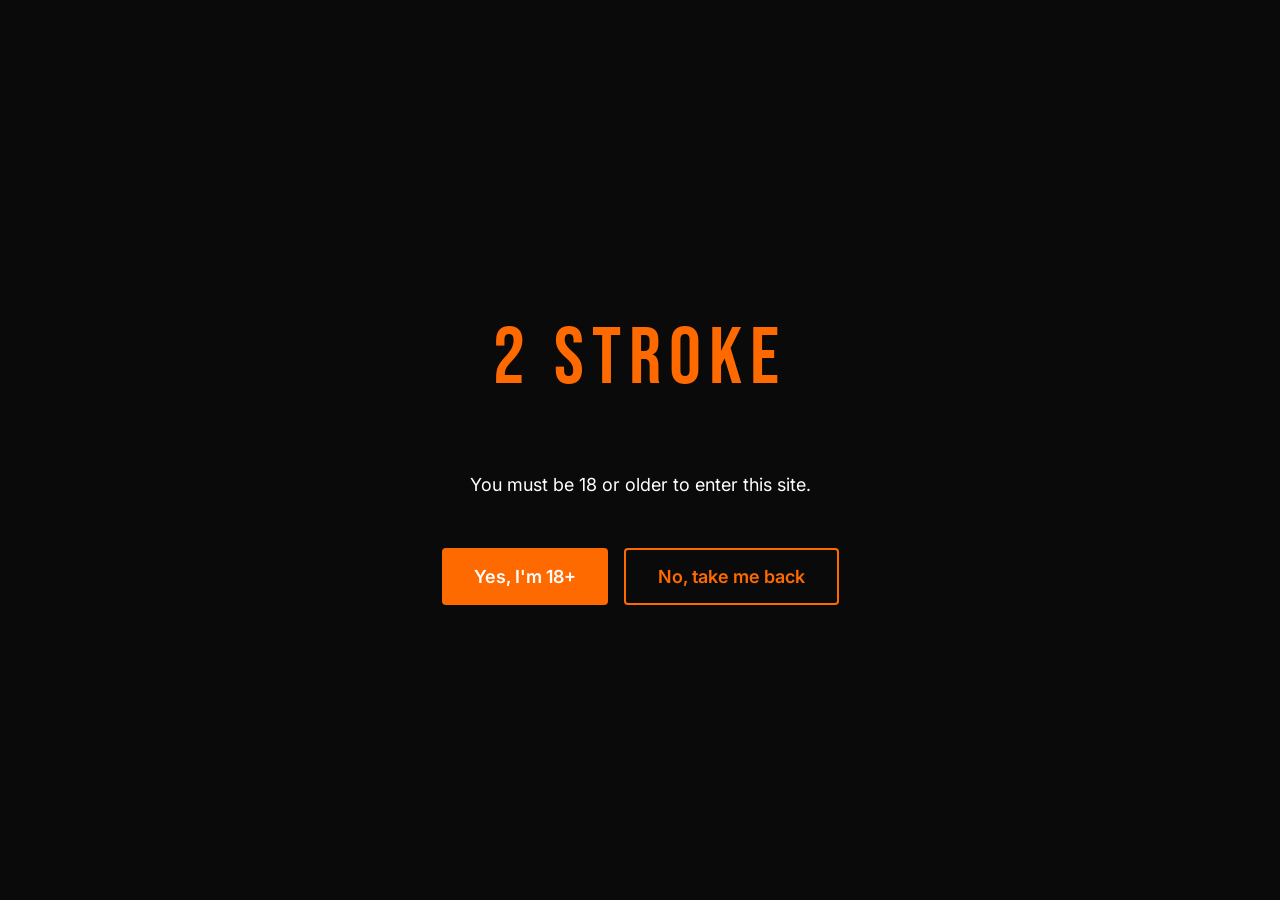
<file: index.html>
<!DOCTYPE html>
<html lang="en">
<head>
  <meta charset="UTF-8">
  <meta name="viewport" content="width=device-width, initial-scale=1.0">
  <title>2 Stroke Vodka | Pure. Raw. Premium.</title>
  <meta name="description" content="Premium vodka born from speed and precision. 2 Stroke - where mechanical perfection meets distilled excellence.">
  <link rel="preconnect" href="https://fonts.googleapis.com">
  <link rel="preconnect" href="https://fonts.gstatic.com" crossorigin>
  <link href="https://fonts.googleapis.com/css2?family=Bebas+Neue&family=Inter:wght@400;500;600;700&display=swap" rel="stylesheet">
  <link rel="stylesheet" href="styles.css">
</head>
<body>
  <!-- Intro Screen -->
  <div id="intro-screen" class="intro-screen">
    <h1 class="intro-text">
      <span class="intro-text-outline">2 STROKE</span>
      <span class="intro-text-fill">2 STROKE</span>
    </h1>
    <div class="scroll-hint">Scroll to ignite</div>
  </div>
  <div id="intro-spacer" class="intro-spacer"></div>

  <!-- Age Gate -->
  <div id="age-gate" class="age-gate hidden">
    <div class="age-gate-logo">2 STROKE</div>
    <p class="age-gate-text">You must be 18 or older to enter this site.</p>
    <div class="age-gate-buttons">
      <button id="age-yes" class="btn btn-primary">Yes, I'm 18+</button>
      <button id="age-no" class="btn btn-outline">No, take me back</button>
    </div>
  </div>

  <!-- Main Website -->
  <div id="main-site" class="main-site hidden">
    <!-- Navbar -->
    <nav class="navbar">
      <div class="navbar-container">
        <a href="index.html" class="logo">2 STROKE</a>
        <div class="nav-links">
          <a href="products.html">Products</a>
          <a href="about.html">About</a>
          <a href="cocktails.html">Cocktails</a>
        </div>
        <button id="mobile-menu-btn" class="mobile-menu-btn">
          <svg id="menu-icon" width="28" height="28" viewBox="0 0 24 24" fill="none" stroke="currentColor" stroke-width="2">
            <line x1="3" y1="6" x2="21" y2="6"></line>
            <line x1="3" y1="12" x2="21" y2="12"></line>
            <line x1="3" y1="18" x2="21" y2="18"></line>
          </svg>
          <svg id="close-icon" class="hidden" width="28" height="28" viewBox="0 0 24 24" fill="none" stroke="currentColor" stroke-width="2">
            <line x1="18" y1="6" x2="6" y2="18"></line>
            <line x1="6" y1="6" x2="18" y2="18"></line>
          </svg>
        </button>
      </div>
      <div id="mobile-menu" class="mobile-menu hidden">
        <a href="products.html">Products</a>
        <a href="about.html">About</a>
        <a href="cocktails.html">Cocktails</a>
      </div>
    </nav>

    <!-- Hero Section -->
    <section id="hero" class="hero">
      <div class="bottles-container">
        <div id="bottle-left" class="bottle bottle-left">
          <div class="bottle-shape bottle-light">
            <div class="bottle-glow"></div>
            <div class="bottle-label">2 STROKE</div>
          </div>
        </div>
        <div id="light-leak" class="light-leak"></div>
        <div id="bottle-right" class="bottle bottle-right">
          <div class="bottle-shape bottle-dark">
            <div class="bottle-glow"></div>
            <div class="bottle-label">BLACK</div>
          </div>
        </div>
      </div>
      <div id="hero-content" class="hero-content">
        <h1 class="hero-title">2 STROKE</h1>
        <p class="hero-subtitle">Pure. Raw.</p>
        <p class="hero-description">Crafted with precision. Distilled with passion. Experience vodka the way it was meant to be.</p>
        <a href="products.html" class="btn btn-primary btn-glow">Explore Collection</a>
      </div>
      <div id="hero-scroll-hint" class="scroll-hint">Scroll to reveal</div>
    </section>

    <!-- Products Preview -->
    <section id="products-preview" class="section section-dark" data-animate>
      <div class="container">
        <div class="section-header">
          <h2 class="section-title">Our <span class="text-orange">Collection</span></h2>
          <a href="products.html" class="link-arrow desktop-only">View All <span>→</span></a>
        </div>
        <div class="products-grid">
          <div class="product-card" data-delay="0">
            <div class="product-bottle">
              <div class="product-bottle-glow"></div>
            </div>
            <h3 class="product-name">Original</h3>
            <p class="product-abv">40%</p>
            <p class="product-description">Our signature blend. Clean, smooth, unforgettable.</p>
          </div>
          <div class="product-card" data-delay="100">
            <div class="product-bottle">
              <div class="product-bottle-glow"></div>
            </div>
            <h3 class="product-name">Black Edition</h3>
            <p class="product-abv">42%</p>
            <p class="product-description">Charcoal filtered for an extra smooth finish.</p>
          </div>
          <div class="product-card" data-delay="200">
            <div class="product-bottle">
              <div class="product-bottle-glow"></div>
            </div>
            <h3 class="product-name">Reserve</h3>
            <p class="product-abv">45%</p>
            <p class="product-description">Small batch. Aged to perfection.</p>
          </div>
        </div>
        <a href="products.html" class="link-arrow mobile-only">View All Products <span>→</span></a>
      </div>
    </section>

    <!-- About Preview -->
    <section id="about-preview" class="section" data-animate>
      <div class="container">
        <div class="about-grid">
          <div class="about-content">
            <h2 class="section-title">Born from <span class="text-orange">Speed</span></h2>
            <p class="about-text">Like the roar of a two-stroke engine, our vodka is raw, powerful, and unforgettable. We don't just distill spirits — we engineer them with the same precision that powers the fastest machines.</p>
            <div class="stats-row">
              <div class="stat">
                <div class="stat-value">3x</div>
                <div class="stat-label">Distilled</div>
              </div>
              <div class="stat">
                <div class="stat-value">100%</div>
                <div class="stat-label">Pure Grain</div>
              </div>
              <div class="stat">
                <div class="stat-value">0</div>
                <div class="stat-label">Additives</div>
              </div>
            </div>
            <a href="about.html" class="link-arrow">Our Story <span>→</span></a>
          </div>
          <div class="about-image">
            <div class="about-image-text">2S</div>
          </div>
        </div>
      </div>
    </section>

    <!-- Cocktails Preview -->
    <section id="cocktails-preview" class="section section-dark" data-animate>
      <div class="container">
        <div class="section-header">
          <h2 class="section-title">Signature <span class="text-orange">Cocktails</span></h2>
          <a href="cocktails.html" class="link-arrow desktop-only">View All <span>→</span></a>
        </div>
        <div class="cocktails-grid">
          <div class="cocktail-card" data-delay="0">
            <div class="cocktail-bar"></div>
            <div class="cocktail-content">
              <h3 class="cocktail-name">The Piston</h3>
              <ul class="cocktail-ingredients">
                <li><span class="bullet"></span>2 oz 2 Stroke Original</li>
                <li><span class="bullet"></span>1 oz fresh lime juice</li>
                <li><span class="bullet"></span>0.5 oz simple syrup</li>
                <li><span class="bullet"></span>Ginger beer</li>
              </ul>
            </div>
          </div>
          <div class="cocktail-card" data-delay="100">
            <div class="cocktail-bar"></div>
            <div class="cocktail-content">
              <h3 class="cocktail-name">Midnight Fuel</h3>
              <ul class="cocktail-ingredients">
                <li><span class="bullet"></span>2 oz 2 Stroke Black</li>
                <li><span class="bullet"></span>1 oz coffee liqueur</li>
                <li><span class="bullet"></span>Fresh espresso</li>
                <li><span class="bullet"></span>Cream float</li>
              </ul>
            </div>
          </div>
          <div class="cocktail-card" data-delay="200">
            <div class="cocktail-bar"></div>
            <div class="cocktail-content">
              <h3 class="cocktail-name">Burnout</h3>
              <ul class="cocktail-ingredients">
                <li><span class="bullet"></span>2 oz 2 Stroke Reserve</li>
                <li><span class="bullet"></span>0.75 oz Cointreau</li>
                <li><span class="bullet"></span>Fresh orange juice</li>
                <li><span class="bullet"></span>Flamed orange peel</li>
              </ul>
            </div>
          </div>
        </div>
        <a href="cocktails.html" class="link-arrow mobile-only">View All Cocktails <span>→</span></a>
      </div>
    </section>

    <!-- Footer -->
    <footer class="footer">
      <div class="container">
        <div class="footer-top">
          <div class="footer-logo">2 STROKE</div>
          <div class="footer-links">
            <a href="products.html">Products</a>
            <a href="about.html">About</a>
            <a href="cocktails.html">Cocktails</a>
          </div>
        </div>
        <div class="footer-bottom">
          <p class="footer-copyright">© 2024 2 Stroke Vodka. All rights reserved.</p>
          <p class="footer-legal">Drink responsibly. 18+ only.</p>
        </div>
      </div>
    </footer>
  </div>

  <script src="main.js"></script>
</body>
</html>
</file>
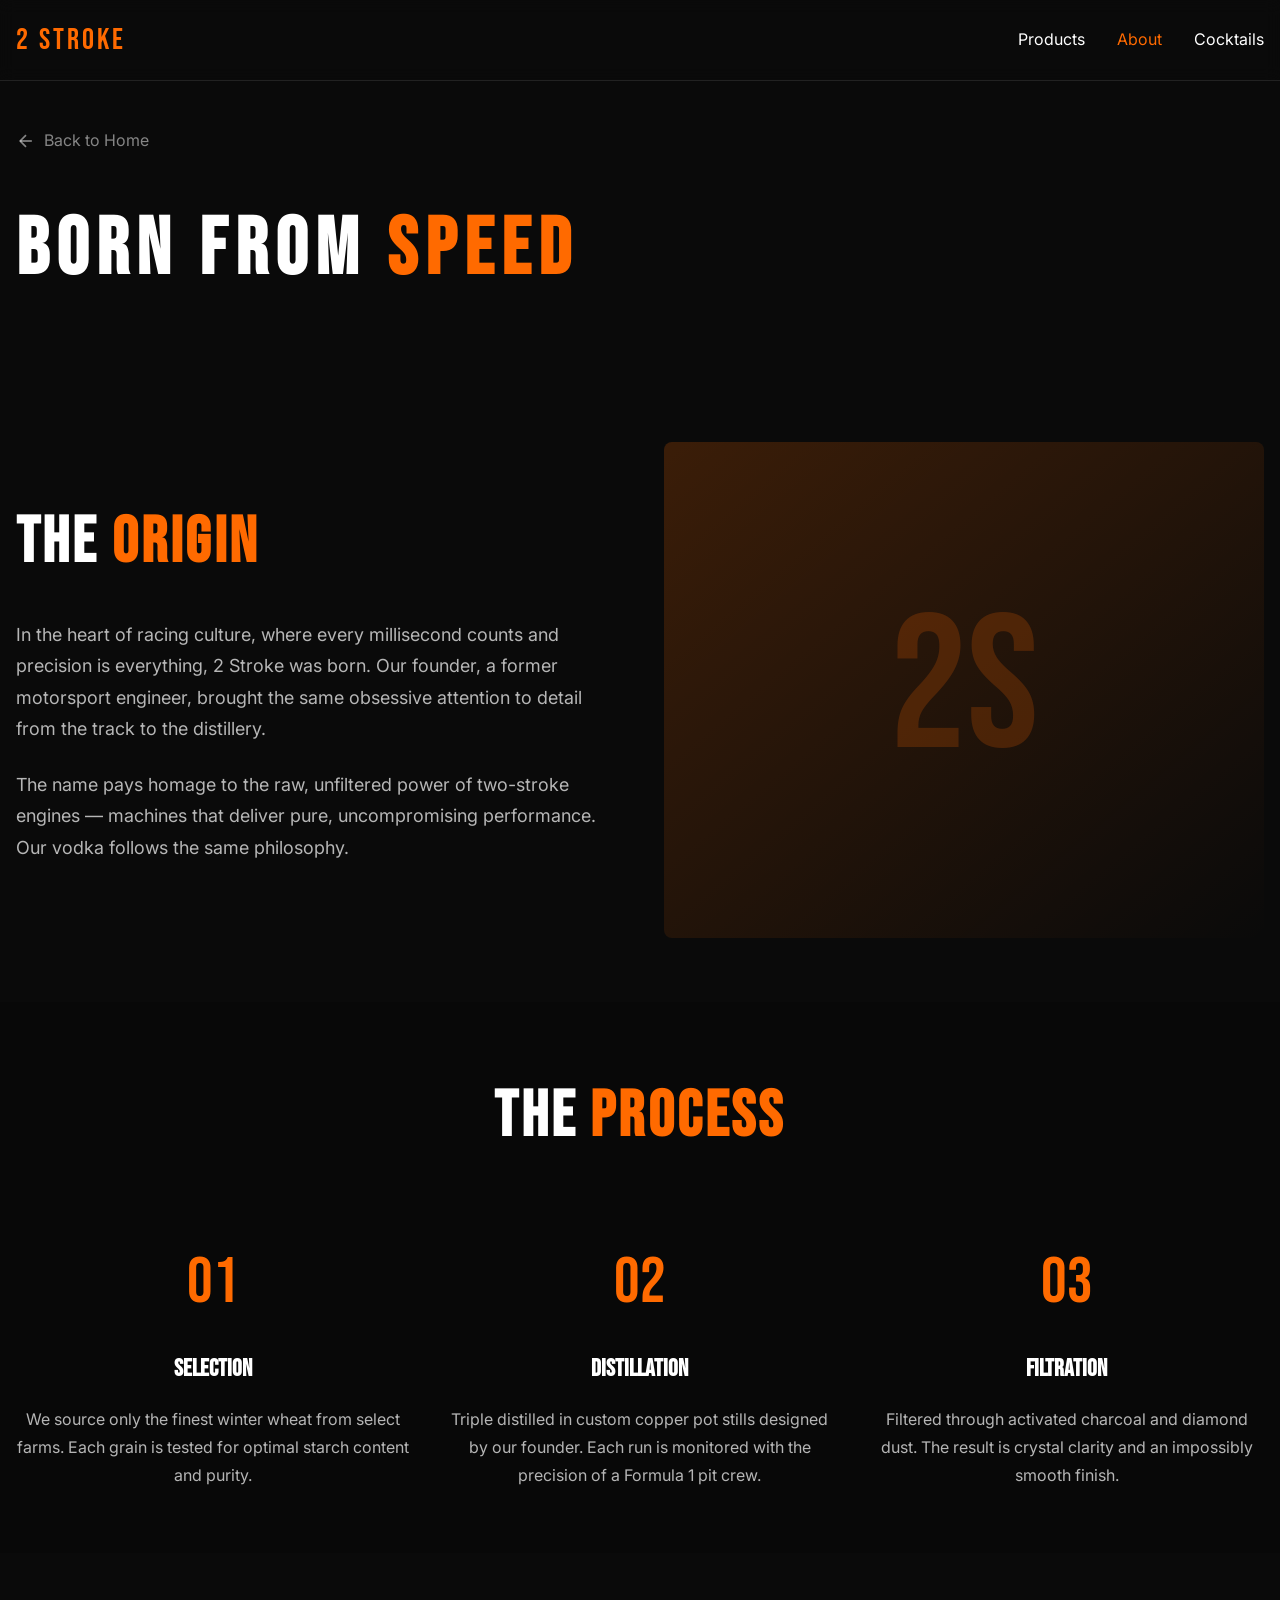
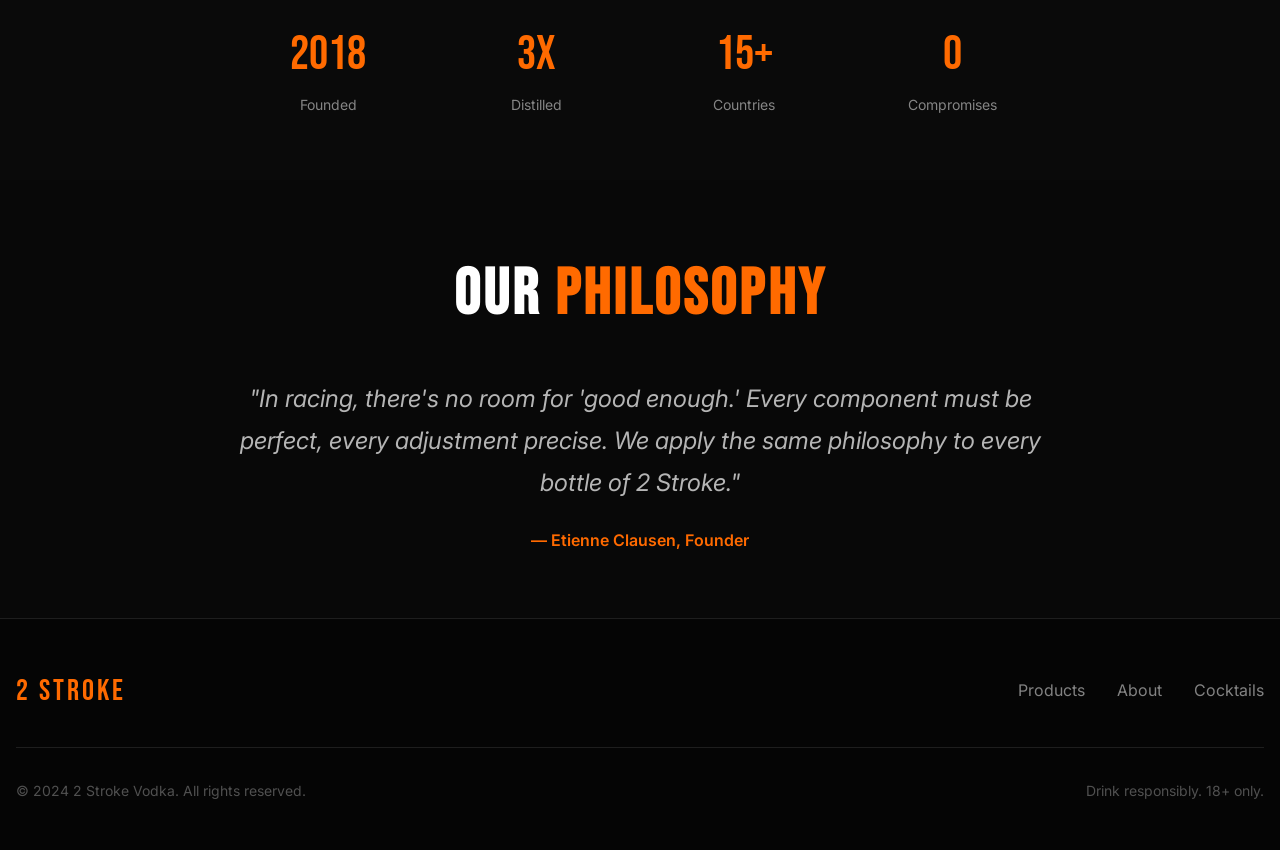
<file: about.html>
<!DOCTYPE html>
<html lang="en">
<head>
  <meta charset="UTF-8">
  <meta name="viewport" content="width=device-width, initial-scale=1.0">
  <title>About | 2 Stroke Vodka</title>
  <meta name="description" content="Born from speed. The story behind 2 Stroke Vodka.">
  <link rel="preconnect" href="https://fonts.googleapis.com">
  <link rel="preconnect" href="https://fonts.gstatic.com" crossorigin>
  <link href="https://fonts.googleapis.com/css2?family=Bebas+Neue&family=Inter:wght@400;500;600;700&display=swap" rel="stylesheet">
  <link rel="stylesheet" href="styles.css">
</head>
<body>
  <!-- Navbar -->
  <nav class="navbar">
    <div class="navbar-container">
      <a href="index.html" class="logo">2 STROKE</a>
      <div class="nav-links">
        <a href="products.html">Products</a>
        <a href="about.html" class="active">About</a>
        <a href="cocktails.html">Cocktails</a>
      </div>
      <button id="mobile-menu-btn" class="mobile-menu-btn">
        <svg id="menu-icon" width="28" height="28" viewBox="0 0 24 24" fill="none" stroke="currentColor" stroke-width="2">
          <line x1="3" y1="6" x2="21" y2="6"></line>
          <line x1="3" y1="12" x2="21" y2="12"></line>
          <line x1="3" y1="18" x2="21" y2="18"></line>
        </svg>
        <svg id="close-icon" class="hidden" width="28" height="28" viewBox="0 0 24 24" fill="none" stroke="currentColor" stroke-width="2">
          <line x1="18" y1="6" x2="6" y2="18"></line>
          <line x1="6" y1="6" x2="18" y2="18"></line>
        </svg>
      </button>
    </div>
    <div id="mobile-menu" class="mobile-menu hidden">
      <a href="products.html">Products</a>
      <a href="about.html" class="active">About</a>
      <a href="cocktails.html">Cocktails</a>
    </div>
  </nav>

  <!-- Page Header -->
  <section class="page-header">
    <div class="container">
      <a href="index.html" class="back-link">
        <svg width="20" height="20" viewBox="0 0 24 24" fill="none" stroke="currentColor" stroke-width="2">
          <line x1="19" y1="12" x2="5" y2="12"></line>
          <polyline points="12 19 5 12 12 5"></polyline>
        </svg>
        Back to Home
      </a>
      <h1 class="page-title">Born from <span class="text-orange">Speed</span></h1>
    </div>
  </section>

  <!-- Origin Story -->
  <section class="about-section">
    <div class="container">
      <div class="about-grid">
        <div data-animate>
          <h2 class="section-title" style="margin-bottom: 1.5rem;">The <span class="text-orange">Origin</span></h2>
          <p class="about-text">In the heart of racing culture, where every millisecond counts and precision is everything, 2 Stroke was born. Our founder, a former motorsport engineer, brought the same obsessive attention to detail from the track to the distillery.</p>
          <p class="about-text">The name pays homage to the raw, unfiltered power of two-stroke engines — machines that deliver pure, uncompromising performance. Our vodka follows the same philosophy.</p>
        </div>
        <div data-animate>
          <div class="about-image">
            <div class="about-image-text">2S</div>
          </div>
        </div>
      </div>
    </div>
  </section>

  <!-- Process -->
  <section class="about-section about-section-dark">
    <div class="container">
      <h2 class="section-title" style="text-align: center; margin-bottom: 4rem;" data-animate>The <span class="text-orange">Process</span></h2>
      <div class="process-grid">
        <div data-animate>
          <div class="process-step-number">01</div>
          <h3 class="process-step-title">Selection</h3>
          <p class="process-step-desc">We source only the finest winter wheat from select farms. Each grain is tested for optimal starch content and purity.</p>
        </div>
        <div data-animate>
          <div class="process-step-number">02</div>
          <h3 class="process-step-title">Distillation</h3>
          <p class="process-step-desc">Triple distilled in custom copper pot stills designed by our founder. Each run is monitored with the precision of a Formula 1 pit crew.</p>
        </div>
        <div data-animate>
          <div class="process-step-number">03</div>
          <h3 class="process-step-title">Filtration</h3>
          <p class="process-step-desc">Filtered through activated charcoal and diamond dust. The result is crystal clarity and an impossibly smooth finish.</p>
        </div>
      </div>
    </div>
  </section>

  <!-- Stats -->
  <section class="about-section">
    <div class="container">
      <div class="stats-grid" data-animate>
        <div class="stat" style="text-align: center;">
          <div class="stat-value" style="font-size: 3rem;">2018</div>
          <div class="stat-label">Founded</div>
        </div>
        <div class="stat" style="text-align: center;">
          <div class="stat-value" style="font-size: 3rem;">3x</div>
          <div class="stat-label">Distilled</div>
        </div>
        <div class="stat" style="text-align: center;">
          <div class="stat-value" style="font-size: 3rem;">15+</div>
          <div class="stat-label">Countries</div>
        </div>
        <div class="stat" style="text-align: center;">
          <div class="stat-value" style="font-size: 3rem;">0</div>
          <div class="stat-label">Compromises</div>
        </div>
      </div>
    </div>
  </section>

  <!-- Philosophy -->
  <section class="about-section about-section-dark">
    <div class="container" style="max-width: 56rem; text-align: center;">
      <div data-animate>
        <h2 class="section-title" style="margin-bottom: 2rem;">Our <span class="text-orange">Philosophy</span></h2>
        <p class="philosophy-text">"In racing, there's no room for 'good enough.' Every component must be perfect, every adjustment precise. We apply the same philosophy to every bottle of 2 Stroke."</p>
        <p class="philosophy-author">— Etienne Clausen, Founder</p>
      </div>
    </div>
  </section>

  <!-- Footer -->
  <footer class="footer">
    <div class="container">
      <div class="footer-top">
        <div class="footer-logo">2 STROKE</div>
        <div class="footer-links">
          <a href="products.html">Products</a>
          <a href="about.html" class="active">About</a>
          <a href="cocktails.html">Cocktails</a>
        </div>
      </div>
      <div class="footer-bottom">
        <p class="footer-copyright">© 2024 2 Stroke Vodka. All rights reserved.</p>
        <p class="footer-legal">Drink responsibly. 18+ only.</p>
      </div>
    </div>
  </footer>

  <script src="pages.js"></script>
</body>
</html>
</file>
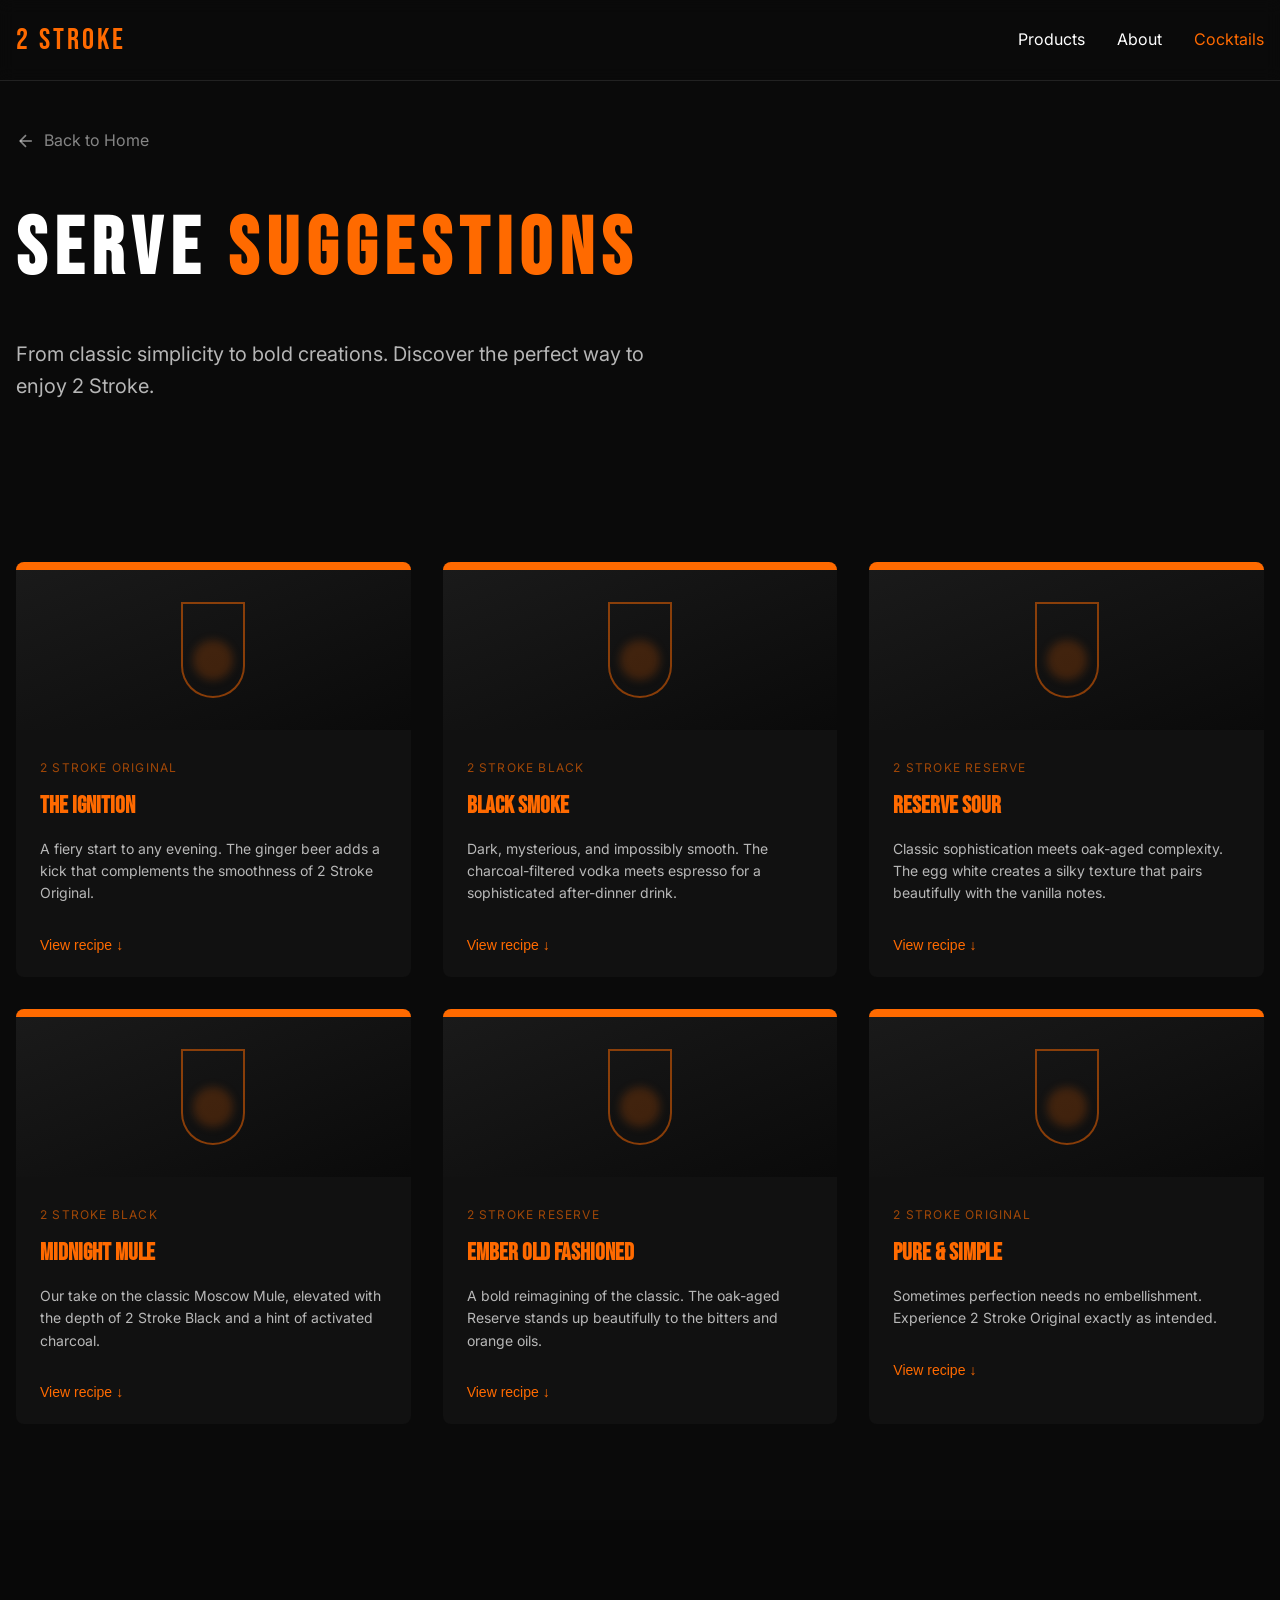
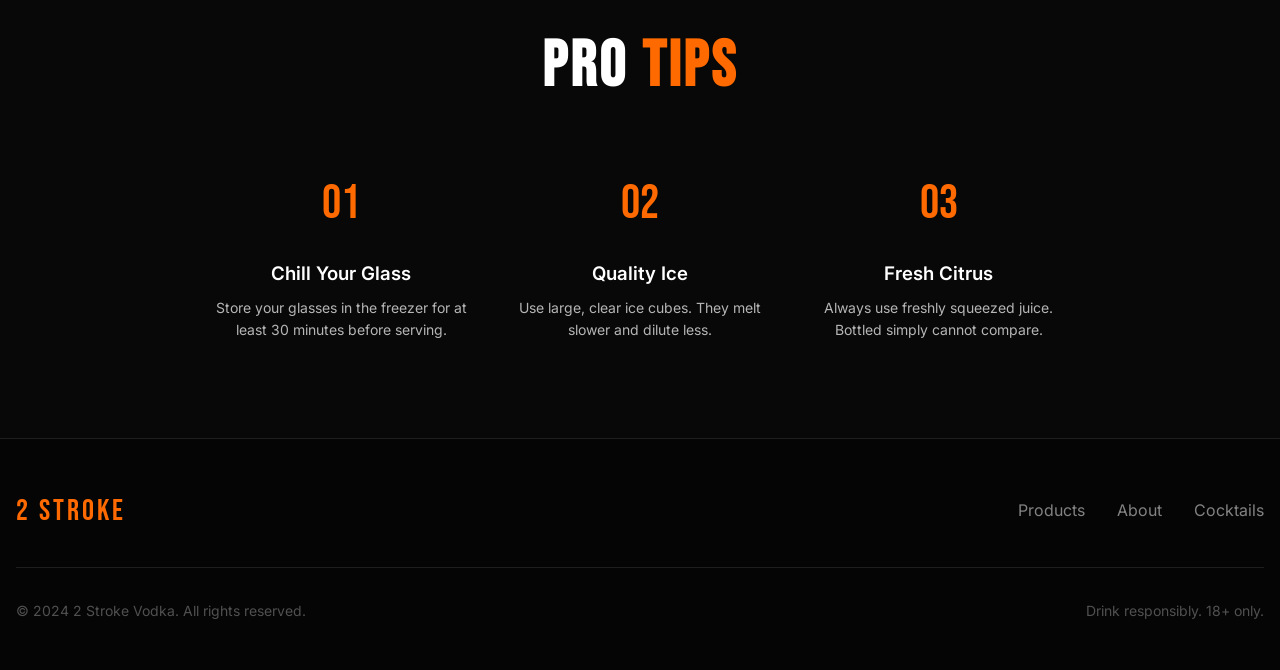
<file: cocktails.html>
<!DOCTYPE html>
<html lang="en">
<head>
  <meta charset="UTF-8">
  <meta name="viewport" content="width=device-width, initial-scale=1.0">
  <title>Cocktails | 2 Stroke Vodka</title>
  <meta name="description" content="Signature cocktail recipes with 2 Stroke Vodka.">
  <link rel="preconnect" href="https://fonts.googleapis.com">
  <link rel="preconnect" href="https://fonts.gstatic.com" crossorigin>
  <link href="https://fonts.googleapis.com/css2?family=Bebas+Neue&family=Inter:wght@400;500;600;700&display=swap" rel="stylesheet">
  <link rel="stylesheet" href="styles.css">
</head>
<body>
  <!-- Navbar -->
  <nav class="navbar">
    <div class="navbar-container">
      <a href="index.html" class="logo">2 STROKE</a>
      <div class="nav-links">
        <a href="products.html">Products</a>
        <a href="about.html">About</a>
        <a href="cocktails.html" class="active">Cocktails</a>
      </div>
      <button id="mobile-menu-btn" class="mobile-menu-btn">
        <svg id="menu-icon" width="28" height="28" viewBox="0 0 24 24" fill="none" stroke="currentColor" stroke-width="2">
          <line x1="3" y1="6" x2="21" y2="6"></line>
          <line x1="3" y1="12" x2="21" y2="12"></line>
          <line x1="3" y1="18" x2="21" y2="18"></line>
        </svg>
        <svg id="close-icon" class="hidden" width="28" height="28" viewBox="0 0 24 24" fill="none" stroke="currentColor" stroke-width="2">
          <line x1="18" y1="6" x2="6" y2="18"></line>
          <line x1="6" y1="6" x2="18" y2="18"></line>
        </svg>
      </button>
    </div>
    <div id="mobile-menu" class="mobile-menu hidden">
      <a href="products.html">Products</a>
      <a href="about.html">About</a>
      <a href="cocktails.html" class="active">Cocktails</a>
    </div>
  </nav>

  <!-- Page Header -->
  <section class="page-header">
    <div class="container">
      <a href="index.html" class="back-link">
        <svg width="20" height="20" viewBox="0 0 24 24" fill="none" stroke="currentColor" stroke-width="2">
          <line x1="19" y1="12" x2="5" y2="12"></line>
          <polyline points="12 19 5 12 12 5"></polyline>
        </svg>
        Back to Home
      </a>
      <h1 class="page-title">Serve <span class="text-orange">Suggestions</span></h1>
      <p class="page-description">From classic simplicity to bold creations. Discover the perfect way to enjoy 2 Stroke.</p>
    </div>
  </section>

  <!-- Cocktails Grid -->
  <section class="section">
    <div class="container">
      <div class="cocktails-page-grid">
        <!-- The Ignition -->
        <div class="cocktail-page-card" data-animate onclick="toggleCocktail(this)">
          <div class="cocktail-bar"></div>
          <div class="cocktail-image">
            <div class="cocktail-glass">
              <div class="cocktail-glass-fill"></div>
            </div>
          </div>
          <div class="cocktail-page-content">
            <span class="cocktail-base">2 Stroke Original</span>
            <h3 class="cocktail-page-name">The Ignition</h3>
            <p class="cocktail-page-desc">A fiery start to any evening. The ginger beer adds a kick that complements the smoothness of 2 Stroke Original.</p>
            <div class="cocktail-expanded">
              <div class="cocktail-expanded-inner">
                <h4 class="cocktail-section-title">Ingredients</h4>
                <ul class="cocktail-ingredients">
                  <li><span class="bullet"></span>2 oz 2 Stroke Original</li>
                  <li><span class="bullet"></span>1 oz Fresh lime juice</li>
                  <li><span class="bullet"></span>0.5 oz Agave nectar</li>
                  <li><span class="bullet"></span>Ginger beer to top</li>
                  <li><span class="bullet"></span>Lime wheel for garnish</li>
                </ul>
                <h4 class="cocktail-section-title" style="margin-top: 1.5rem;">Method</h4>
                <p class="cocktail-method">Shake vodka, lime juice, and agave with ice. Strain into a highball glass over fresh ice. Top with ginger beer. Garnish with a lime wheel.</p>
              </div>
            </div>
            <button class="cocktail-toggle">View recipe <span>↓</span></button>
          </div>
        </div>

        <!-- Black Smoke -->
        <div class="cocktail-page-card" data-animate onclick="toggleCocktail(this)">
          <div class="cocktail-bar"></div>
          <div class="cocktail-image">
            <div class="cocktail-glass">
              <div class="cocktail-glass-fill"></div>
            </div>
          </div>
          <div class="cocktail-page-content">
            <span class="cocktail-base">2 Stroke Black</span>
            <h3 class="cocktail-page-name">Black Smoke</h3>
            <p class="cocktail-page-desc">Dark, mysterious, and impossibly smooth. The charcoal-filtered vodka meets espresso for a sophisticated after-dinner drink.</p>
            <div class="cocktail-expanded">
              <div class="cocktail-expanded-inner">
                <h4 class="cocktail-section-title">Ingredients</h4>
                <ul class="cocktail-ingredients">
                  <li><span class="bullet"></span>2 oz 2 Stroke Black</li>
                  <li><span class="bullet"></span>1 oz Coffee liqueur</li>
                  <li><span class="bullet"></span>1 shot Fresh espresso (cooled)</li>
                  <li><span class="bullet"></span>0.5 oz Simple syrup</li>
                  <li><span class="bullet"></span>Three coffee beans</li>
                </ul>
                <h4 class="cocktail-section-title" style="margin-top: 1.5rem;">Method</h4>
                <p class="cocktail-method">Shake all ingredients except coffee beans vigorously with ice. Strain into a chilled coupe glass. Garnish with three coffee beans.</p>
              </div>
            </div>
            <button class="cocktail-toggle">View recipe <span>↓</span></button>
          </div>
        </div>

        <!-- Reserve Sour -->
        <div class="cocktail-page-card" data-animate onclick="toggleCocktail(this)">
          <div class="cocktail-bar"></div>
          <div class="cocktail-image">
            <div class="cocktail-glass">
              <div class="cocktail-glass-fill"></div>
            </div>
          </div>
          <div class="cocktail-page-content">
            <span class="cocktail-base">2 Stroke Reserve</span>
            <h3 class="cocktail-page-name">Reserve Sour</h3>
            <p class="cocktail-page-desc">Classic sophistication meets oak-aged complexity. The egg white creates a silky texture that pairs beautifully with the vanilla notes.</p>
            <div class="cocktail-expanded">
              <div class="cocktail-expanded-inner">
                <h4 class="cocktail-section-title">Ingredients</h4>
                <ul class="cocktail-ingredients">
                  <li><span class="bullet"></span>2 oz 2 Stroke Reserve</li>
                  <li><span class="bullet"></span>1 oz Fresh lemon juice</li>
                  <li><span class="bullet"></span>0.75 oz Simple syrup</li>
                  <li><span class="bullet"></span>1 Egg white</li>
                  <li><span class="bullet"></span>Angostura bitters</li>
                </ul>
                <h4 class="cocktail-section-title" style="margin-top: 1.5rem;">Method</h4>
                <p class="cocktail-method">Dry shake all ingredients without ice. Add ice and shake again vigorously. Strain into a rocks glass. Dash bitters on top in a pattern.</p>
              </div>
            </div>
            <button class="cocktail-toggle">View recipe <span>↓</span></button>
          </div>
        </div>

        <!-- Midnight Mule -->
        <div class="cocktail-page-card" data-animate onclick="toggleCocktail(this)">
          <div class="cocktail-bar"></div>
          <div class="cocktail-image">
            <div class="cocktail-glass">
              <div class="cocktail-glass-fill"></div>
            </div>
          </div>
          <div class="cocktail-page-content">
            <span class="cocktail-base">2 Stroke Black</span>
            <h3 class="cocktail-page-name">Midnight Mule</h3>
            <p class="cocktail-page-desc">Our take on the classic Moscow Mule, elevated with the depth of 2 Stroke Black and a hint of activated charcoal.</p>
            <div class="cocktail-expanded">
              <div class="cocktail-expanded-inner">
                <h4 class="cocktail-section-title">Ingredients</h4>
                <ul class="cocktail-ingredients">
                  <li><span class="bullet"></span>2 oz 2 Stroke Black</li>
                  <li><span class="bullet"></span>0.75 oz Fresh lime juice</li>
                  <li><span class="bullet"></span>Ginger beer to top</li>
                  <li><span class="bullet"></span>Mint sprig</li>
                  <li><span class="bullet"></span>Lime wedge</li>
                </ul>
                <h4 class="cocktail-section-title" style="margin-top: 1.5rem;">Method</h4>
                <p class="cocktail-method">Build in a copper mug over crushed ice. Add vodka and lime juice. Top with ginger beer. Garnish with mint sprig and lime wedge.</p>
              </div>
            </div>
            <button class="cocktail-toggle">View recipe <span>↓</span></button>
          </div>
        </div>

        <!-- Ember Old Fashioned -->
        <div class="cocktail-page-card" data-animate onclick="toggleCocktail(this)">
          <div class="cocktail-bar"></div>
          <div class="cocktail-image">
            <div class="cocktail-glass">
              <div class="cocktail-glass-fill"></div>
            </div>
          </div>
          <div class="cocktail-page-content">
            <span class="cocktail-base">2 Stroke Reserve</span>
            <h3 class="cocktail-page-name">Ember Old Fashioned</h3>
            <p class="cocktail-page-desc">A bold reimagining of the classic. The oak-aged Reserve stands up beautifully to the bitters and orange oils.</p>
            <div class="cocktail-expanded">
              <div class="cocktail-expanded-inner">
                <h4 class="cocktail-section-title">Ingredients</h4>
                <ul class="cocktail-ingredients">
                  <li><span class="bullet"></span>2.5 oz 2 Stroke Reserve</li>
                  <li><span class="bullet"></span>0.25 oz Rich simple syrup</li>
                  <li><span class="bullet"></span>2 dashes Angostura bitters</li>
                  <li><span class="bullet"></span>1 dash Orange bitters</li>
                  <li><span class="bullet"></span>Orange peel</li>
                </ul>
                <h4 class="cocktail-section-title" style="margin-top: 1.5rem;">Method</h4>
                <p class="cocktail-method">Stir all ingredients with ice for 30 seconds. Strain into a rocks glass over a large ice cube. Express orange peel over drink and drop in.</p>
              </div>
            </div>
            <button class="cocktail-toggle">View recipe <span>↓</span></button>
          </div>
        </div>

        <!-- Pure & Simple -->
        <div class="cocktail-page-card" data-animate onclick="toggleCocktail(this)">
          <div class="cocktail-bar"></div>
          <div class="cocktail-image">
            <div class="cocktail-glass">
              <div class="cocktail-glass-fill"></div>
            </div>
          </div>
          <div class="cocktail-page-content">
            <span class="cocktail-base">2 Stroke Original</span>
            <h3 class="cocktail-page-name">Pure & Simple</h3>
            <p class="cocktail-page-desc">Sometimes perfection needs no embellishment. Experience 2 Stroke Original exactly as intended.</p>
            <div class="cocktail-expanded">
              <div class="cocktail-expanded-inner">
                <h4 class="cocktail-section-title">Ingredients</h4>
                <ul class="cocktail-ingredients">
                  <li><span class="bullet"></span>2 oz 2 Stroke Original (chilled)</li>
                  <li><span class="bullet"></span>Lemon twist (optional)</li>
                </ul>
                <h4 class="cocktail-section-title" style="margin-top: 1.5rem;">Method</h4>
                <p class="cocktail-method">Pour chilled vodka into a frozen glass. Express lemon twist over the surface if desired. Sip and appreciate the purity.</p>
              </div>
            </div>
            <button class="cocktail-toggle">View recipe <span>↓</span></button>
          </div>
        </div>
      </div>
    </div>
  </section>

  <!-- Tips Section -->
  <section class="section section-dark">
    <div class="container" style="max-width: 56rem;">
      <h2 class="section-title" style="text-align: center; margin-bottom: 3rem;" data-animate>Pro <span class="text-orange">Tips</span></h2>
      <div class="tips-grid">
        <div data-animate>
          <div class="tip-number">01</div>
          <h3 class="tip-title">Chill Your Glass</h3>
          <p class="tip-desc">Store your glasses in the freezer for at least 30 minutes before serving.</p>
        </div>
        <div data-animate>
          <div class="tip-number">02</div>
          <h3 class="tip-title">Quality Ice</h3>
          <p class="tip-desc">Use large, clear ice cubes. They melt slower and dilute less.</p>
        </div>
        <div data-animate>
          <div class="tip-number">03</div>
          <h3 class="tip-title">Fresh Citrus</h3>
          <p class="tip-desc">Always use freshly squeezed juice. Bottled simply cannot compare.</p>
        </div>
      </div>
    </div>
  </section>

  <!-- Footer -->
  <footer class="footer">
    <div class="container">
      <div class="footer-top">
        <div class="footer-logo">2 STROKE</div>
        <div class="footer-links">
          <a href="products.html">Products</a>
          <a href="about.html">About</a>
          <a href="cocktails.html" class="active">Cocktails</a>
        </div>
      </div>
      <div class="footer-bottom">
        <p class="footer-copyright">© 2024 2 Stroke Vodka. All rights reserved.</p>
        <p class="footer-legal">Drink responsibly. 18+ only.</p>
      </div>
    </div>
  </footer>

  <script src="pages.js"></script>
  <script>
    function toggleCocktail(card) {
      const wasActive = card.classList.contains('active');
      
      // Close all cards
      document.querySelectorAll('.cocktail-page-card').forEach(c => {
        c.classList.remove('active');
        c.querySelector('.cocktail-toggle').innerHTML = 'View recipe <span>↓</span>';
      });
      
      // Open clicked card if it wasn't already open
      if (!wasActive) {
        card.classList.add('active');
        card.querySelector('.cocktail-toggle').innerHTML = 'Show less <span>↓</span>';
      }
    }
  </script>
</body>
</html>
</file>
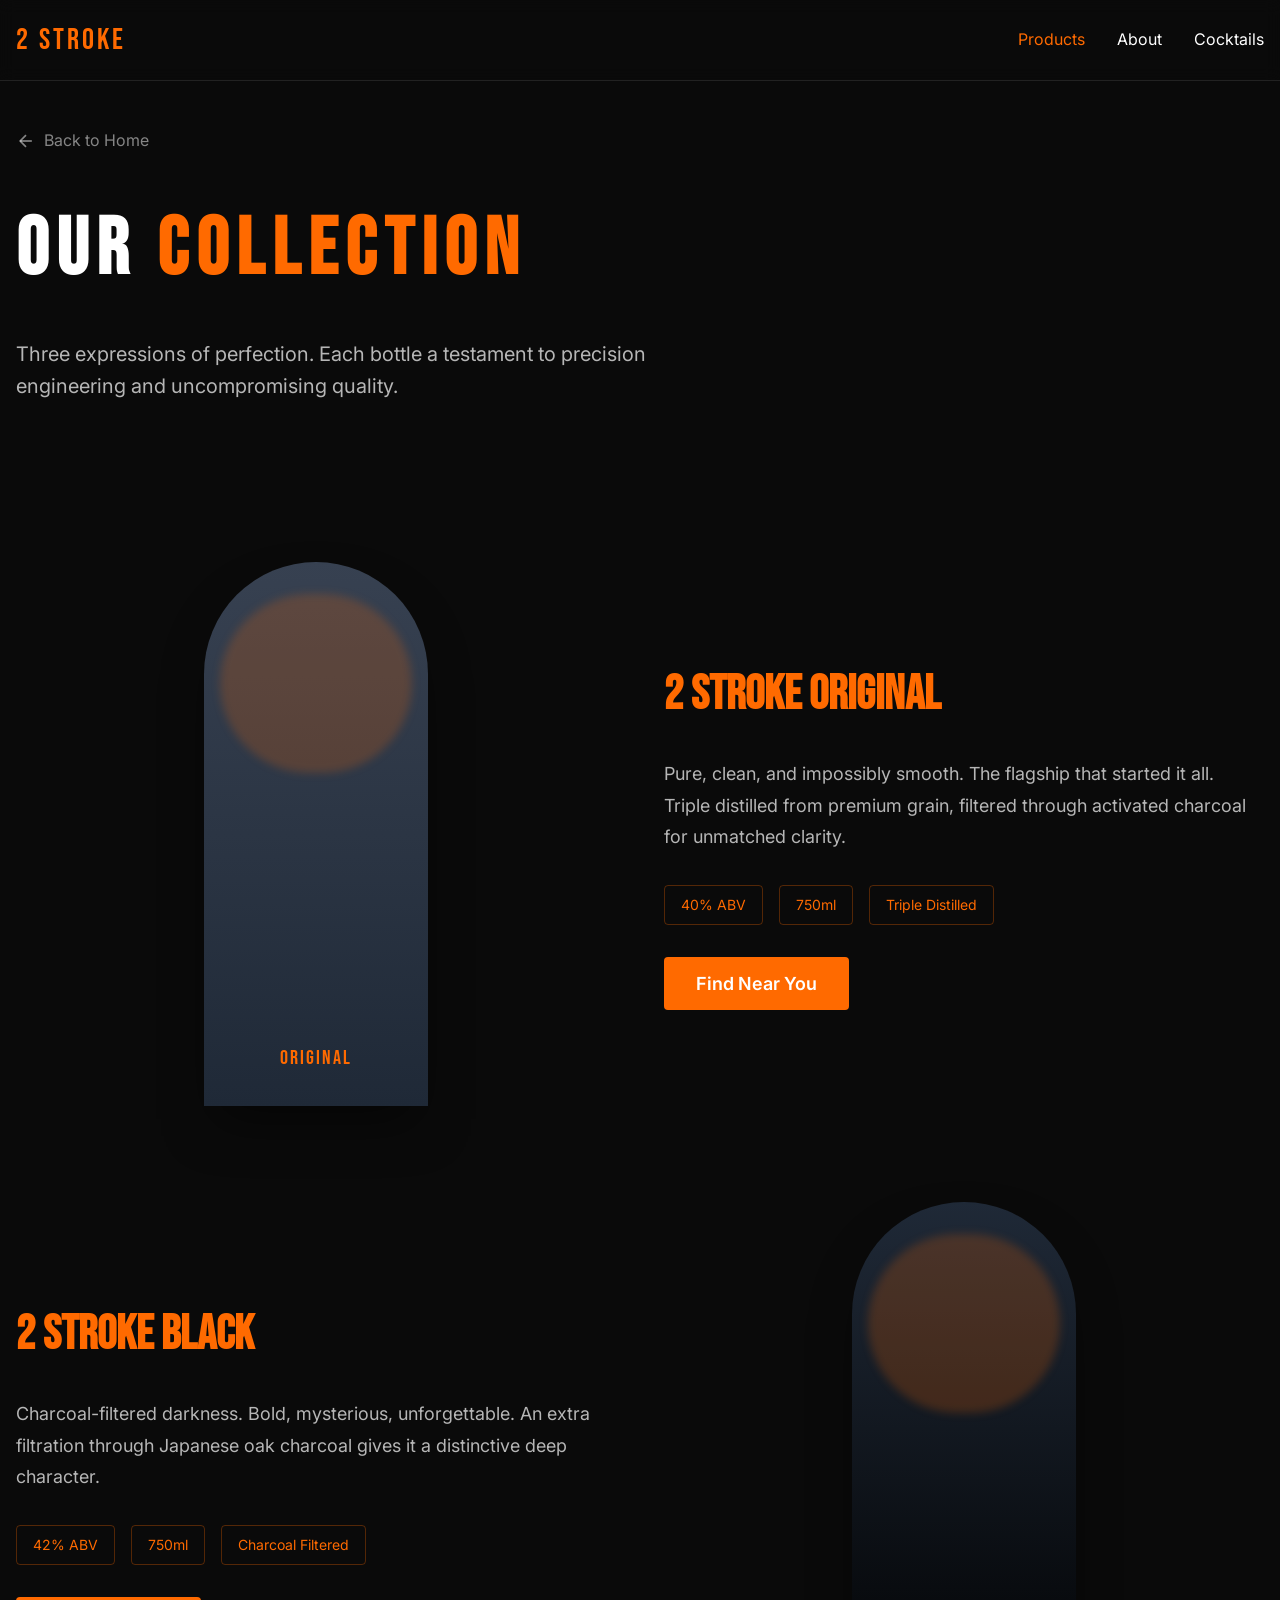
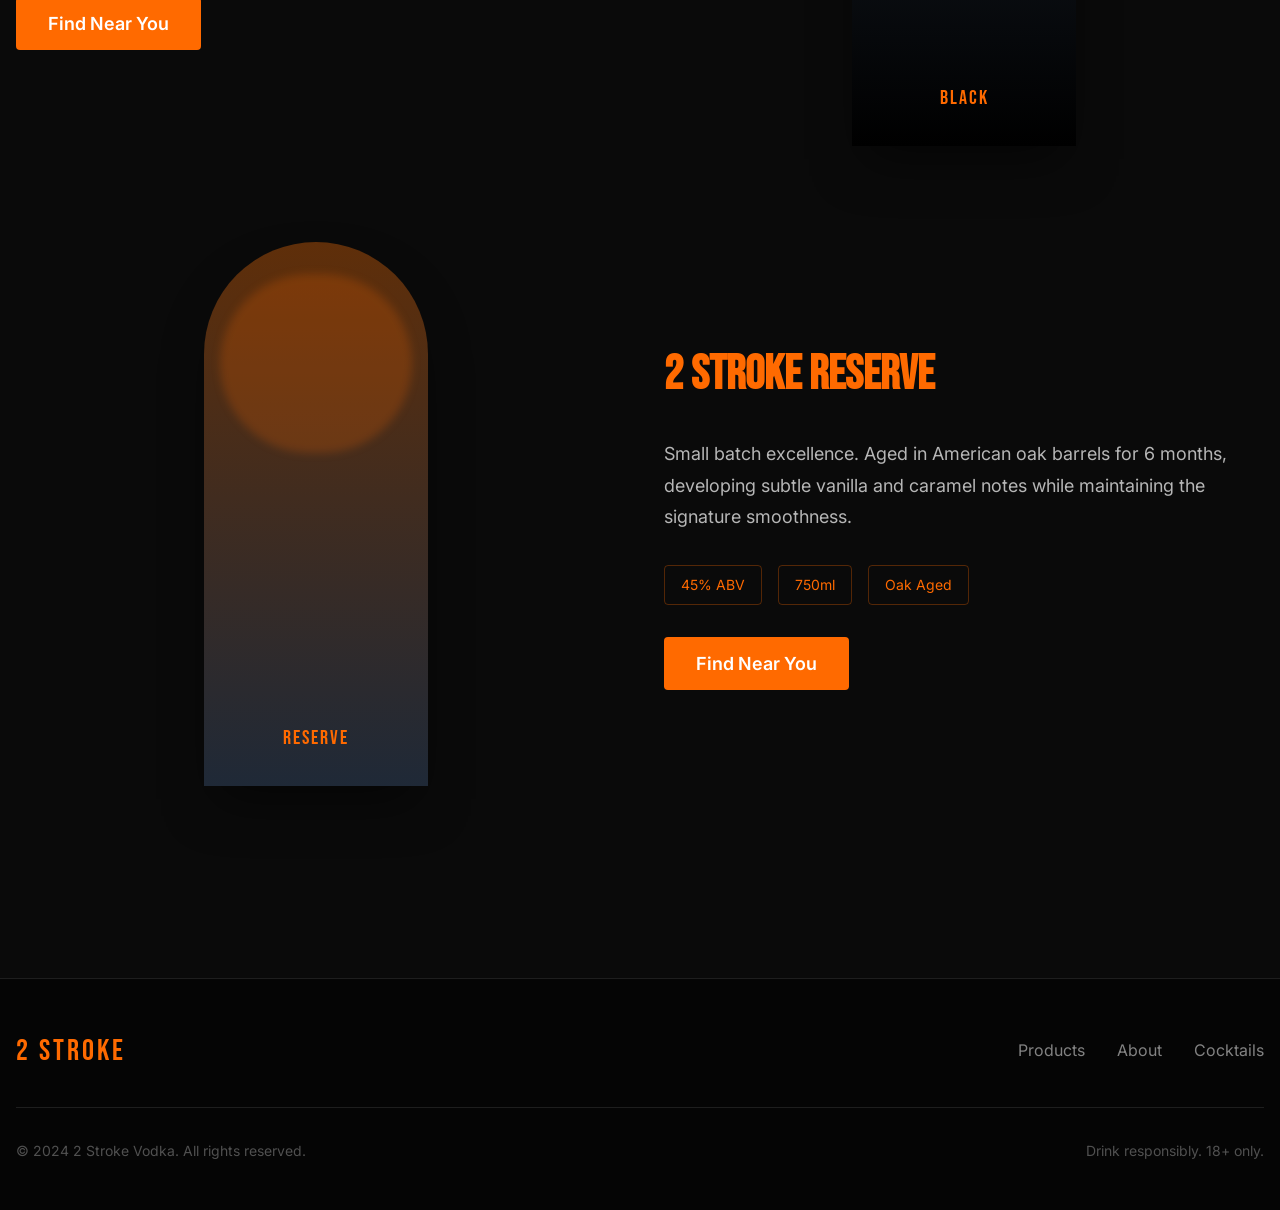
<file: products.html>
<!DOCTYPE html>
<html lang="en">
<head>
  <meta charset="UTF-8">
  <meta name="viewport" content="width=device-width, initial-scale=1.0">
  <title>Products | 2 Stroke Vodka</title>
  <meta name="description" content="Explore the 2 Stroke Vodka collection. Original, Black Edition, and Reserve.">
  <link rel="preconnect" href="https://fonts.googleapis.com">
  <link rel="preconnect" href="https://fonts.gstatic.com" crossorigin>
  <link href="https://fonts.googleapis.com/css2?family=Bebas+Neue&family=Inter:wght@400;500;600;700&display=swap" rel="stylesheet">
  <link rel="stylesheet" href="styles.css">
</head>
<body>
  <!-- Navbar -->
  <nav class="navbar">
    <div class="navbar-container">
      <a href="index.html" class="logo">2 STROKE</a>
      <div class="nav-links">
        <a href="products.html" class="active">Products</a>
        <a href="about.html">About</a>
        <a href="cocktails.html">Cocktails</a>
      </div>
      <button id="mobile-menu-btn" class="mobile-menu-btn">
        <svg id="menu-icon" width="28" height="28" viewBox="0 0 24 24" fill="none" stroke="currentColor" stroke-width="2">
          <line x1="3" y1="6" x2="21" y2="6"></line>
          <line x1="3" y1="12" x2="21" y2="12"></line>
          <line x1="3" y1="18" x2="21" y2="18"></line>
        </svg>
        <svg id="close-icon" class="hidden" width="28" height="28" viewBox="0 0 24 24" fill="none" stroke="currentColor" stroke-width="2">
          <line x1="18" y1="6" x2="6" y2="18"></line>
          <line x1="6" y1="6" x2="18" y2="18"></line>
        </svg>
      </button>
    </div>
    <div id="mobile-menu" class="mobile-menu hidden">
      <a href="products.html" class="active">Products</a>
      <a href="about.html">About</a>
      <a href="cocktails.html">Cocktails</a>
    </div>
  </nav>

  <!-- Page Header -->
  <section class="page-header">
    <div class="container">
      <a href="index.html" class="back-link">
        <svg width="20" height="20" viewBox="0 0 24 24" fill="none" stroke="currentColor" stroke-width="2">
          <line x1="19" y1="12" x2="5" y2="12"></line>
          <polyline points="12 19 5 12 12 5"></polyline>
        </svg>
        Back to Home
      </a>
      <h1 class="page-title">Our <span class="text-orange">Collection</span></h1>
      <p class="page-description">Three expressions of perfection. Each bottle a testament to precision engineering and uncompromising quality.</p>
    </div>
  </section>

  <!-- Products -->
  <section class="section">
    <div class="container">
      <!-- Original -->
      <div class="product-detail" data-animate>
        <div class="product-detail-bottle">
          <div class="product-detail-shape bottle-light">
            <div class="bottle-glow"></div>
            <div class="bottle-label">ORIGINAL</div>
          </div>
        </div>
        <div class="product-detail-info">
          <h2 class="product-detail-title">2 Stroke Original</h2>
          <p class="product-detail-desc">Pure, clean, and impossibly smooth. The flagship that started it all. Triple distilled from premium grain, filtered through activated charcoal for unmatched clarity.</p>
          <div class="product-tags">
            <span class="product-tag">40% ABV</span>
            <span class="product-tag">750ml</span>
            <span class="product-tag">Triple Distilled</span>
          </div>
          <button class="btn btn-primary">Find Near You</button>
        </div>
      </div>

      <!-- Black Edition -->
      <div class="product-detail" data-animate>
        <div class="product-detail-bottle">
          <div class="product-detail-shape bottle-dark">
            <div class="bottle-glow"></div>
            <div class="bottle-label">BLACK</div>
          </div>
        </div>
        <div class="product-detail-info">
          <h2 class="product-detail-title">2 Stroke Black</h2>
          <p class="product-detail-desc">Charcoal-filtered darkness. Bold, mysterious, unforgettable. An extra filtration through Japanese oak charcoal gives it a distinctive deep character.</p>
          <div class="product-tags">
            <span class="product-tag">42% ABV</span>
            <span class="product-tag">750ml</span>
            <span class="product-tag">Charcoal Filtered</span>
          </div>
          <button class="btn btn-primary">Find Near You</button>
        </div>
      </div>

      <!-- Reserve -->
      <div class="product-detail" data-animate>
        <div class="product-detail-bottle">
          <div class="product-detail-shape" style="background: linear-gradient(to bottom, rgba(180, 83, 9, 0.5), #1f2937);">
            <div class="bottle-glow"></div>
            <div class="bottle-label">RESERVE</div>
          </div>
        </div>
        <div class="product-detail-info">
          <h2 class="product-detail-title">2 Stroke Reserve</h2>
          <p class="product-detail-desc">Small batch excellence. Aged in American oak barrels for 6 months, developing subtle vanilla and caramel notes while maintaining the signature smoothness.</p>
          <div class="product-tags">
            <span class="product-tag">45% ABV</span>
            <span class="product-tag">750ml</span>
            <span class="product-tag">Oak Aged</span>
          </div>
          <button class="btn btn-primary">Find Near You</button>
        </div>
      </div>
    </div>
  </section>

  <!-- Footer -->
  <footer class="footer">
    <div class="container">
      <div class="footer-top">
        <div class="footer-logo">2 STROKE</div>
        <div class="footer-links">
          <a href="products.html" class="active">Products</a>
          <a href="about.html">About</a>
          <a href="cocktails.html">Cocktails</a>
        </div>
      </div>
      <div class="footer-bottom">
        <p class="footer-copyright">© 2024 2 Stroke Vodka. All rights reserved.</p>
        <p class="footer-legal">Drink responsibly. 18+ only.</p>
      </div>
    </div>
  </footer>

  <script src="pages.js"></script>
</body>
</html>
</file>
<file: styles.css>
/* ===== CSS Variables & Reset ===== */
:root {
  --orange: #FF6A00;
  --orange-dark: #E8500A;
  --black: #0A0A0A;
  --black-dark: #080808;
  --black-darker: #050505;
  --white: #ffffff;
  --white-70: rgba(255, 255, 255, 0.7);
  --white-50: rgba(255, 255, 255, 0.5);
  --white-30: rgba(255, 255, 255, 0.3);
  --white-10: rgba(255, 255, 255, 0.1);
  --font-heading: 'Bebas Neue', sans-serif;
  --font-body: 'Inter', sans-serif;
}

*, *::before, *::after {
  margin: 0;
  padding: 0;
  box-sizing: border-box;
}

html {
  scroll-behavior: smooth;
}

body {
  font-family: var(--font-body);
  background-color: var(--black);
  color: var(--white);
  line-height: 1.6;
  overflow-x: hidden;
}

a {
  text-decoration: none;
  color: inherit;
}

ul {
  list-style: none;
}

.hidden {
  display: none !important;
}

.container {
  max-width: 1280px;
  margin: 0 auto;
  padding: 0 1rem;
}

/* ===== Typography ===== */
.text-orange {
  color: var(--orange);
}

.section-title {
  font-family: var(--font-heading);
  font-size: clamp(2.5rem, 5vw, 4rem);
  letter-spacing: 0.05em;
}

/* ===== Buttons ===== */
.btn {
  display: inline-block;
  padding: 1rem 2rem;
  font-size: 1.125rem;
  font-weight: 600;
  border-radius: 0.25rem;
  cursor: pointer;
  transition: all 0.3s ease;
  border: none;
  font-family: var(--font-body);
}

.btn-primary {
  background-color: var(--orange);
  color: var(--white);
}

.btn-primary:hover {
  background-color: var(--orange-dark);
}

.btn-outline {
  background-color: transparent;
  color: var(--orange);
  border: 2px solid var(--orange);
}

.btn-outline:hover {
  background-color: rgba(255, 106, 0, 0.1);
}

.btn-glow {
  box-shadow: 0 0 20px var(--orange), 0 0 60px rgba(232, 80, 10, 0.4);
}

.link-arrow {
  display: inline-flex;
  align-items: center;
  gap: 0.5rem;
  color: var(--orange);
  transition: gap 0.3s ease;
}

.link-arrow:hover {
  gap: 1rem;
}

.desktop-only {
  display: none;
}

.mobile-only {
  display: flex;
  justify-content: center;
  margin-top: 2rem;
}

@media (min-width: 768px) {
  .desktop-only {
    display: inline-flex;
  }
  .mobile-only {
    display: none;
  }
}

/* ===== Intro Screen ===== */
.intro-screen {
  position: fixed;
  inset: 0;
  background-color: var(--black);
  display: flex;
  align-items: center;
  justify-content: center;
  z-index: 100;
}

.intro-text {
  font-family: var(--font-heading);
  font-size: 15vw;
  letter-spacing: 0.1em;
  position: relative;
}

.intro-text-outline {
  position: absolute;
  inset: 0;
  color: transparent;
  -webkit-text-stroke: 2px var(--orange);
}

.intro-text-fill {
  position: relative;
  color: var(--orange);
  clip-path: inset(0 100% 0 0);
  transition: clip-path 0.1s ease-out;
}

.intro-spacer {
  height: 200vh;
  /* Ensure spacer creates scrollable area on all browsers */
  display: block;
  width: 100%;
}

.scroll-hint {
  position: fixed;
  bottom: 2rem;
  left: 50%;
  transform: translateX(-50%);
  color: var(--white-50);
  font-size: 0.875rem;
  animation: bounce 2s infinite;
  z-index: 101;
}

@keyframes bounce {
  0%, 20%, 50%, 80%, 100% { transform: translateX(-50%) translateY(0); }
  40% { transform: translateX(-50%) translateY(-10px); }
  60% { transform: translateX(-50%) translateY(-5px); }
}

@keyframes fadeIn {
  from { opacity: 0; }
  to { opacity: 1; }
}

.animate-fadeIn {
  animation: fadeIn 0.5s ease-out forwards;
}

/* ===== Age Gate ===== */
.age-gate {
  position: fixed;
  inset: 0;
  background-color: var(--black);
  display: flex;
  flex-direction: column;
  align-items: center;
  justify-content: center;
  gap: 3rem;
  z-index: 100;
}

.age-gate-logo {
  font-family: var(--font-heading);
  font-size: clamp(3rem, 10vw, 5rem);
  color: var(--orange);
  letter-spacing: 0.1em;
}

.age-gate-text {
  font-size: 1.125rem;
  color: var(--white);
  text-align: center;
  padding: 0 1rem;
}

.age-gate-buttons {
  display: flex;
  flex-direction: column;
  gap: 1rem;
}

@media (min-width: 640px) {
  .age-gate-buttons {
    flex-direction: row;
  }
}

/* ===== Main Site ===== */
.main-site {
  opacity: 0;
  transition: opacity 0.5s ease;
}

.main-site.visible {
  opacity: 1;
}

/* ===== Navbar ===== */
.navbar {
  position: fixed;
  top: 0;
  left: 0;
  right: 0;
  z-index: 50;
  background-color: rgba(10, 10, 10, 0.9);
  backdrop-filter: blur(8px);
  border-bottom: 1px solid var(--white-10);
}

.navbar-container {
  max-width: 1280px;
  margin: 0 auto;
  padding: 1rem;
  display: flex;
  align-items: center;
  justify-content: space-between;
}

.logo {
  font-family: var(--font-heading);
  font-size: 1.875rem;
  color: var(--orange);
  letter-spacing: 0.1em;
}

.nav-links {
  display: none;
  align-items: center;
  gap: 2rem;
}

.nav-links a {
  color: var(--white);
  transition: color 0.3s ease;
}

.nav-links a:hover,
.nav-links a.active {
  color: var(--orange);
}

@media (min-width: 768px) {
  .nav-links {
    display: flex;
  }
}

.mobile-menu-btn {
  display: block;
  background: none;
  border: none;
  color: var(--orange);
  cursor: pointer;
}

@media (min-width: 768px) {
  .mobile-menu-btn {
    display: none;
  }
}

.mobile-menu {
  background-color: var(--black);
  border-top: 1px solid var(--white-10);
  padding: 1rem 0;
}

.mobile-menu a {
  display: block;
  padding: 0.75rem 1rem;
  color: var(--white);
  transition: all 0.3s ease;
}

.mobile-menu a:hover,
.mobile-menu a.active {
  color: var(--orange);
  background-color: rgba(255, 255, 255, 0.05);
}

/* ===== Hero Section ===== */
.hero {
  position: relative;
  height: 100vh;
  overflow: hidden;
}

.bottles-container {
  position: absolute;
  inset: 0;
  display: flex;
  align-items: center;
  justify-content: center;
  pointer-events: none;
}

.bottle {
  position: absolute;
  transition: transform 0.1s ease-out;
  z-index: 20;
}

.bottle-left {
  transform: translateX(-50%);
}

.bottle-right {
  transform: translateX(50%);
}

@media (max-width: 767px) {
  .bottle-left {
    transform: translateX(-50%);
  }
  .bottle-right {
    transform: translateX(50%);
  }
}



.bottle-shape {
  width: 7rem;
  height: 18rem;
  border-radius: 9999px 9999px 0.5rem 0.5rem;
  position: relative;
  box-shadow: 0 25px 50px -12px rgba(0, 0, 0, 0.5);
}

@media (min-width: 768px) {
  .bottle-shape {
    width: 10rem;
    height: 26rem;
  }
}

@media (min-width: 1024px) {
  .bottle-shape {
    width: 12rem;
    height: 31rem;
  }
}

.bottle-light {
  background: linear-gradient(to bottom, #374151, #1f2937);
}

.bottle-dark {
  background: linear-gradient(to bottom, #1f2937, #000);
}

.bottle-glow {
  position: absolute;
  top: 2rem;
  left: 1rem;
  right: 1rem;
  height: 33%;
  background-color: rgba(255, 106, 0, 0.2);
  border-radius: 9999px;
  filter: blur(4px);
}

.bottle-label {
  position: absolute;
  bottom: 1rem;
  left: 50%;
  transform: translateX(-50%);
  font-family: var(--font-heading);
  font-size: 0.875rem;
  color: var(--orange);
  letter-spacing: 0.1em;
  white-space: nowrap;
}

@media (min-width: 768px) {
  .bottle-label {
    font-size: 1.125rem;
  }
}

.light-leak {
  position: absolute;
  width: 2rem;
  height: 16rem;
  background: linear-gradient(to bottom, transparent, rgba(255, 106, 0, 0.6), transparent);
  filter: blur(12px);
  opacity: 0;
  transition: opacity 0.3s ease;
}

@media (min-width: 768px) {
  .light-leak {
    width: 4rem;
    height: 24rem;
  }
}

.hero-content {
  position: relative;
  z-index: 10;
  display: flex;
  flex-direction: column;
  align-items: center;
  justify-content: center;
  height: 100%;
  text-align: center;
  padding: 0 1rem;
  opacity: 0;
  transition: opacity 0.5s ease;
}

.hero-title {
  font-family: var(--font-heading);
  font-size: clamp(3.5rem, 12vw, 10rem);
  letter-spacing: 0.1em;
  color: var(--orange);
  margin-bottom: 0.5rem;
}

.hero-subtitle {
  font-family: var(--font-heading);
  font-size: clamp(1.875rem, 6vw, 3.75rem);
  letter-spacing: 0.1em;
  color: var(--white);
  margin-bottom: 2rem;
}

.hero-description {
  color: var(--white-70);
  font-size: 1.125rem;
  max-width: 36rem;
  margin-bottom: 2rem;
}

@media (min-width: 768px) {
  .hero-description {
    font-size: 1.25rem;
  }
}

/* ===== Sections ===== */
.section {
  padding: 6rem 0;
}

.section-dark {
  background-color: var(--black-dark);
}

.section-header {
  display: flex;
  align-items: center;
  justify-content: space-between;
  margin-bottom: 3rem;
}

/* Scroll animation */
[data-animate] {
  opacity: 0;
  transform: translateY(2.5rem);
  transition: opacity 0.7s ease, transform 0.7s ease;
}

[data-animate].visible {
  opacity: 1;
  transform: translateY(0);
}

/* ===== Products Grid ===== */
.products-grid {
  display: grid;
  gap: 2rem;
}

@media (min-width: 768px) {
  .products-grid {
    grid-template-columns: repeat(3, 1fr);
  }
}

.product-card {
  background-color: var(--black);
  border: 1px solid var(--white-10);
  border-radius: 0.5rem;
  padding: 2rem;
  transition: all 0.3s ease;
}

.product-card:hover {
  border-color: rgba(255, 106, 0, 0.5);
  box-shadow: 0 0 30px rgba(255, 106, 0, 0.2);
}

.product-bottle {
  width: 6rem;
  height: 12rem;
  margin: 0 auto 1.5rem;
  background: linear-gradient(to bottom, #374151, #1f2937);
  border-radius: 9999px 9999px 0.5rem 0.5rem;
  position: relative;
  transition: box-shadow 0.3s ease;
}

.product-card:hover .product-bottle {
  box-shadow: 0 0 40px rgba(255, 106, 0, 0.3);
}

.product-bottle-glow {
  position: absolute;
  top: 1rem;
  left: 0.5rem;
  right: 0.5rem;
  height: 33%;
  background-color: rgba(255, 106, 0, 0.2);
  border-radius: 9999px;
  filter: blur(4px);
}

.product-name {
  font-family: var(--font-heading);
  font-size: 1.5rem;
  text-align: center;
  margin-bottom: 0.5rem;
}

@media (min-width: 768px) {
  .product-name {
    font-size: 1.875rem;
  }
}

.product-abv {
  color: var(--orange);
  text-align: center;
  margin-bottom: 1rem;
}

.product-description {
  color: var(--white-50);
  text-align: center;
  font-size: 0.875rem;
}

/* ===== About Grid ===== */
.about-grid {
  display: grid;
  gap: 3rem;
  align-items: center;
}

@media (min-width: 768px) {
  .about-grid {
    grid-template-columns: repeat(2, 1fr);
  }
}

.about-text {
  color: var(--white-70);
  font-size: 1.125rem;
  line-height: 1.75;
  margin-bottom: 1.5rem;
}

.stats-row {
  display: flex;
  gap: 2rem;
  margin-bottom: 2rem;
}

.stat-value {
  font-family: var(--font-heading);
  font-size: 2.5rem;
  color: var(--orange);
}

.stat-label {
  color: var(--white-50);
  font-size: 0.875rem;
}

.about-image {
  position: relative;
  height: 20rem;
  background: linear-gradient(to bottom right, rgba(255, 106, 0, 0.2), transparent);
  border-radius: 0.5rem;
  display: flex;
  align-items: center;
  justify-content: center;
}

@media (min-width: 768px) {
  .about-image {
    height: 31rem;
  }
}

.about-image-text {
  font-family: var(--font-heading);
  font-size: 9rem;
  color: rgba(255, 106, 0, 0.2);
}

@media (min-width: 768px) {
  .about-image-text {
    font-size: 12rem;
  }
}

/* ===== Cocktails Grid ===== */
.cocktails-grid {
  display: grid;
  gap: 2rem;
}

@media (min-width: 768px) {
  .cocktails-grid {
    grid-template-columns: repeat(3, 1fr);
  }
}

.cocktail-card {
  background-color: var(--black);
  border: 1px solid var(--white-10);
  border-radius: 0.5rem;
  overflow: hidden;
  transition: border-color 0.3s ease;
}

.cocktail-card:hover {
  border-color: rgba(255, 106, 0, 0.5);
}

.cocktail-bar {
  height: 0.5rem;
  background-color: var(--orange);
}

.cocktail-content {
  padding: 2rem;
}

.cocktail-name {
  font-family: var(--font-heading);
  font-size: 1.5rem;
  margin-bottom: 1rem;
}

@media (min-width: 768px) {
  .cocktail-name {
    font-size: 1.875rem;
  }
}

.cocktail-ingredients {
  display: flex;
  flex-direction: column;
  gap: 0.5rem;
}

.cocktail-ingredients li {
  display: flex;
  align-items: center;
  gap: 0.5rem;
  color: var(--white-50);
  font-size: 0.875rem;
}

.bullet {
  width: 0.375rem;
  height: 0.375rem;
  background-color: var(--orange);
  border-radius: 50%;
  flex-shrink: 0;
}

/* ===== Footer ===== */
.footer {
  background-color: var(--black-darker);
  border-top: 1px solid var(--white-10);
  padding: 3rem 0;
}

.footer-top {
  display: flex;
  flex-direction: column;
  align-items: center;
  gap: 2rem;
  margin-bottom: 2rem;
}

@media (min-width: 768px) {
  .footer-top {
    flex-direction: row;
    justify-content: space-between;
  }
}

.footer-logo {
  font-family: var(--font-heading);
  font-size: 1.875rem;
  color: var(--orange);
  letter-spacing: 0.1em;
}

.footer-links {
  display: flex;
  gap: 2rem;
}

.footer-links a {
  color: var(--white-50);
  transition: color 0.3s ease;
}

.footer-links a:hover {
  color: var(--orange);
}

.footer-bottom {
  border-top: 1px solid var(--white-10);
  padding-top: 2rem;
  display: flex;
  flex-direction: column;
  align-items: center;
  gap: 1rem;
  text-align: center;
}

@media (min-width: 768px) {
  .footer-bottom {
    flex-direction: row;
    justify-content: space-between;
  }
}

.footer-copyright {
  color: var(--white-30);
  font-size: 0.875rem;
}

.footer-legal {
  color: var(--white-30);
  font-size: 0.875rem;
}

/* ===== Page Specific Styles ===== */
.page-header {
  padding-top: 8rem;
  padding-bottom: 4rem;
}

.back-link {
  display: inline-flex;
  align-items: center;
  gap: 0.5rem;
  color: var(--white-50);
  margin-bottom: 2rem;
  transition: color 0.3s ease;
}

.back-link:hover {
  color: var(--orange);
}

.page-title {
  font-family: var(--font-heading);
  font-size: clamp(3rem, 8vw, 5rem);
  letter-spacing: 0.1em;
}

.page-description {
  color: var(--white-70);
  font-size: 1.125rem;
  max-width: 42rem;
  margin-top: 1.5rem;
}

@media (min-width: 768px) {
  .page-description {
    font-size: 1.25rem;
  }
}

/* ===== Products Page ===== */
.product-detail {
  display: grid;
  gap: 3rem;
  align-items: center;
  margin-bottom: 6rem;
}

@media (min-width: 768px) {
  .product-detail {
    grid-template-columns: repeat(2, 1fr);
  }
}

.product-detail:nth-child(even) .product-detail-bottle {
  order: 2;
}

.product-detail-bottle {
  display: flex;
  justify-content: center;
}

.product-detail-shape {
  width: 10rem;
  height: 24rem;
  border-radius: 9999px 9999px 0.5rem 0.5rem;
  position: relative;
  box-shadow: 0 25px 50px -12px rgba(0, 0, 0, 0.5);
  transition: box-shadow 0.5s ease;
}

@media (min-width: 768px) {
  .product-detail-shape {
    width: 14rem;
    height: 34rem;
  }
}

.product-detail-shape:hover {
  box-shadow: 0 0 60px var(--orange);
}

.product-detail-shape .bottle-glow {
  top: 2rem;
}

.product-detail-shape .bottle-label {
  bottom: 2rem;
  font-size: 1.25rem;
}

.product-detail-title {
  font-family: var(--font-heading);
  font-size: 2.5rem;
  color: var(--orange);
  margin-bottom: 1.5rem;
}

@media (min-width: 768px) {
  .product-detail-title {
    font-size: 3rem;
  }
}

.product-detail-desc {
  color: var(--white-70);
  font-size: 1.125rem;
  line-height: 1.75;
  margin-bottom: 2rem;
}

.product-tags {
  display: flex;
  flex-wrap: wrap;
  gap: 1rem;
  margin-bottom: 2rem;
}

.product-tag {
  padding: 0.5rem 1rem;
  border: 1px solid rgba(255, 106, 0, 0.3);
  color: var(--orange);
  font-size: 0.875rem;
  border-radius: 0.25rem;
}

/* ===== About Page ===== */
.about-section {
  padding: 4rem 0;
}

.about-section-dark {
  background-color: var(--black-dark);
}

.process-grid {
  display: grid;
  gap: 2rem;
  text-align: center;
}

@media (min-width: 768px) {
  .process-grid {
    grid-template-columns: repeat(3, 1fr);
  }
}

.process-step-number {
  font-family: var(--font-heading);
  font-size: 4rem;
  color: var(--orange);
  margin-bottom: 1rem;
}

.process-step-title {
  font-family: var(--font-heading);
  font-size: 1.5rem;
  margin-bottom: 1rem;
}

.process-step-desc {
  color: var(--white-70);
  line-height: 1.75;
}

.stats-grid {
  display: grid;
  grid-template-columns: repeat(2, 1fr);
  gap: 2rem;
  max-width: 50rem;
  margin: 0 auto;
}

@media (min-width: 768px) {
  .stats-grid {
    grid-template-columns: repeat(4, 1fr);
  }
}

.philosophy-text {
  color: var(--white-70);
  font-size: 1.25rem;
  line-height: 1.75;
  font-style: italic;
}

@media (min-width: 768px) {
  .philosophy-text {
    font-size: 1.5rem;
  }
}

.philosophy-author {
  color: var(--orange);
  font-weight: 600;
  margin-top: 1.5rem;
}

/* ===== Cocktails Page ===== */
.cocktails-page-grid {
  display: grid;
  gap: 2rem;
}

@media (min-width: 768px) {
  .cocktails-page-grid {
    grid-template-columns: repeat(2, 1fr);
  }
}

@media (min-width: 1024px) {
  .cocktails-page-grid {
    grid-template-columns: repeat(3, 1fr);
  }
}

.cocktail-page-card {
  background-color: #111;
  border-radius: 0.5rem;
  overflow: hidden;
  transition: all 0.5s ease;
  cursor: pointer;
}

.cocktail-page-card:hover {
  box-shadow: 0 0 30px rgba(255, 106, 0, 0.2);
}

.cocktail-page-card.active {
  outline: 2px solid var(--orange);
}

.cocktail-image {
  width: 100%;
  height: 10rem;
  background: linear-gradient(to bottom right, #1a1a1a, #0a0a0a);
  display: flex;
  align-items: center;
  justify-content: center;
  position: relative;
  overflow: hidden;
}

.cocktail-glass {
  width: 4rem;
  height: 6rem;
  border: 2px solid rgba(255, 106, 0, 0.5);
  border-radius: 0.125rem 0.125rem 9999px 9999px;
  position: relative;
  transition: border-color 0.3s ease;
}

.cocktail-page-card:hover .cocktail-glass {
  border-color: var(--orange);
}

.cocktail-glass-fill {
  position: absolute;
  bottom: 1rem;
  left: 50%;
  transform: translateX(-50%);
  width: 2.5rem;
  height: 2.5rem;
  background-color: rgba(255, 106, 0, 0.2);
  border-radius: 50%;
  filter: blur(4px);
  transition: background-color 0.3s ease;
}

.cocktail-page-card:hover .cocktail-glass-fill {
  background-color: rgba(255, 106, 0, 0.3);
}

.cocktail-page-content {
  padding: 1.5rem;
}

.cocktail-base {
  color: rgba(255, 106, 0, 0.6);
  font-size: 0.75rem;
  text-transform: uppercase;
  letter-spacing: 0.1em;
}

.cocktail-page-name {
  font-family: var(--font-heading);
  font-size: 1.5rem;
  color: var(--orange);
  margin: 0.5rem 0 0.75rem;
}

.cocktail-page-desc {
  color: var(--white-70);
  font-size: 0.875rem;
  line-height: 1.6;
  margin-bottom: 1rem;
}

.cocktail-expanded {
  max-height: 0;
  opacity: 0;
  overflow: hidden;
  transition: all 0.5s ease;
}

.cocktail-page-card.active .cocktail-expanded {
  max-height: 500px;
  opacity: 1;
}

.cocktail-expanded-inner {
  padding-top: 1rem;
  border-top: 1px solid var(--white-10);
}

.cocktail-section-title {
  color: var(--white);
  font-weight: 600;
  margin-bottom: 0.75rem;
}

.cocktail-method {
  color: var(--white-70);
  font-size: 0.875rem;
  line-height: 1.6;
}

.cocktail-toggle {
  color: var(--orange);
  font-size: 0.875rem;
  display: flex;
  align-items: center;
  gap: 0.25rem;
  margin-top: 1rem;
  background: none;
  border: none;
  cursor: pointer;
  padding: 0;
}

.cocktail-toggle span {
  transition: transform 0.3s ease;
}

.cocktail-page-card.active .cocktail-toggle span {
  transform: rotate(180deg);
}

.tips-grid {
  display: grid;
  gap: 2rem;
  text-align: center;
}

@media (min-width: 768px) {
  .tips-grid {
    grid-template-columns: repeat(3, 1fr);
  }
}

.tip-number {
  font-family: var(--font-heading);
  font-size: 3rem;
  color: var(--orange);
  margin-bottom: 1rem;
}

.tip-title {
  color: var(--white);
  font-weight: 600;
  margin-bottom: 0.5rem;
}

.tip-desc {
  color: var(--white-70);
  font-size: 0.875rem;
}

/* ===== Mobile Fixes ===== */
@media (max-width: 767px) {
  html, body {
    max-width: 100vw;
    overflow-x: hidden;
  }

  /* Hero: tall enough for vertical bottle animation */
  .hero {
    min-height: 100vh;
  }

  /* Bottle positions on mobile handled entirely by JS */

  /* Slightly smaller bottles on phones */
  .bottle-shape {
    width: 5.5rem;
    height: 15rem;
  }

  /* Hero text sits in the middle between the two bottles */
  .hero-content {
    padding: 0 1.5rem;
  }

  .stats-row {
    flex-wrap: wrap;
    gap: 1.5rem;
  }

  .product-detail:nth-child(even) .product-detail-bottle {
    order: unset;
  }

  .product-detail-bottle {
    order: unset !important;
  }

  .section {
    padding: 4rem 0;
  }

  .about-section {
    padding: 3rem 0;
  }

  .page-header {
    padding-top: 6rem;
    padding-bottom: 2.5rem;
  }

  .container {
    padding: 0 1.25rem;
  }
}
</file>
